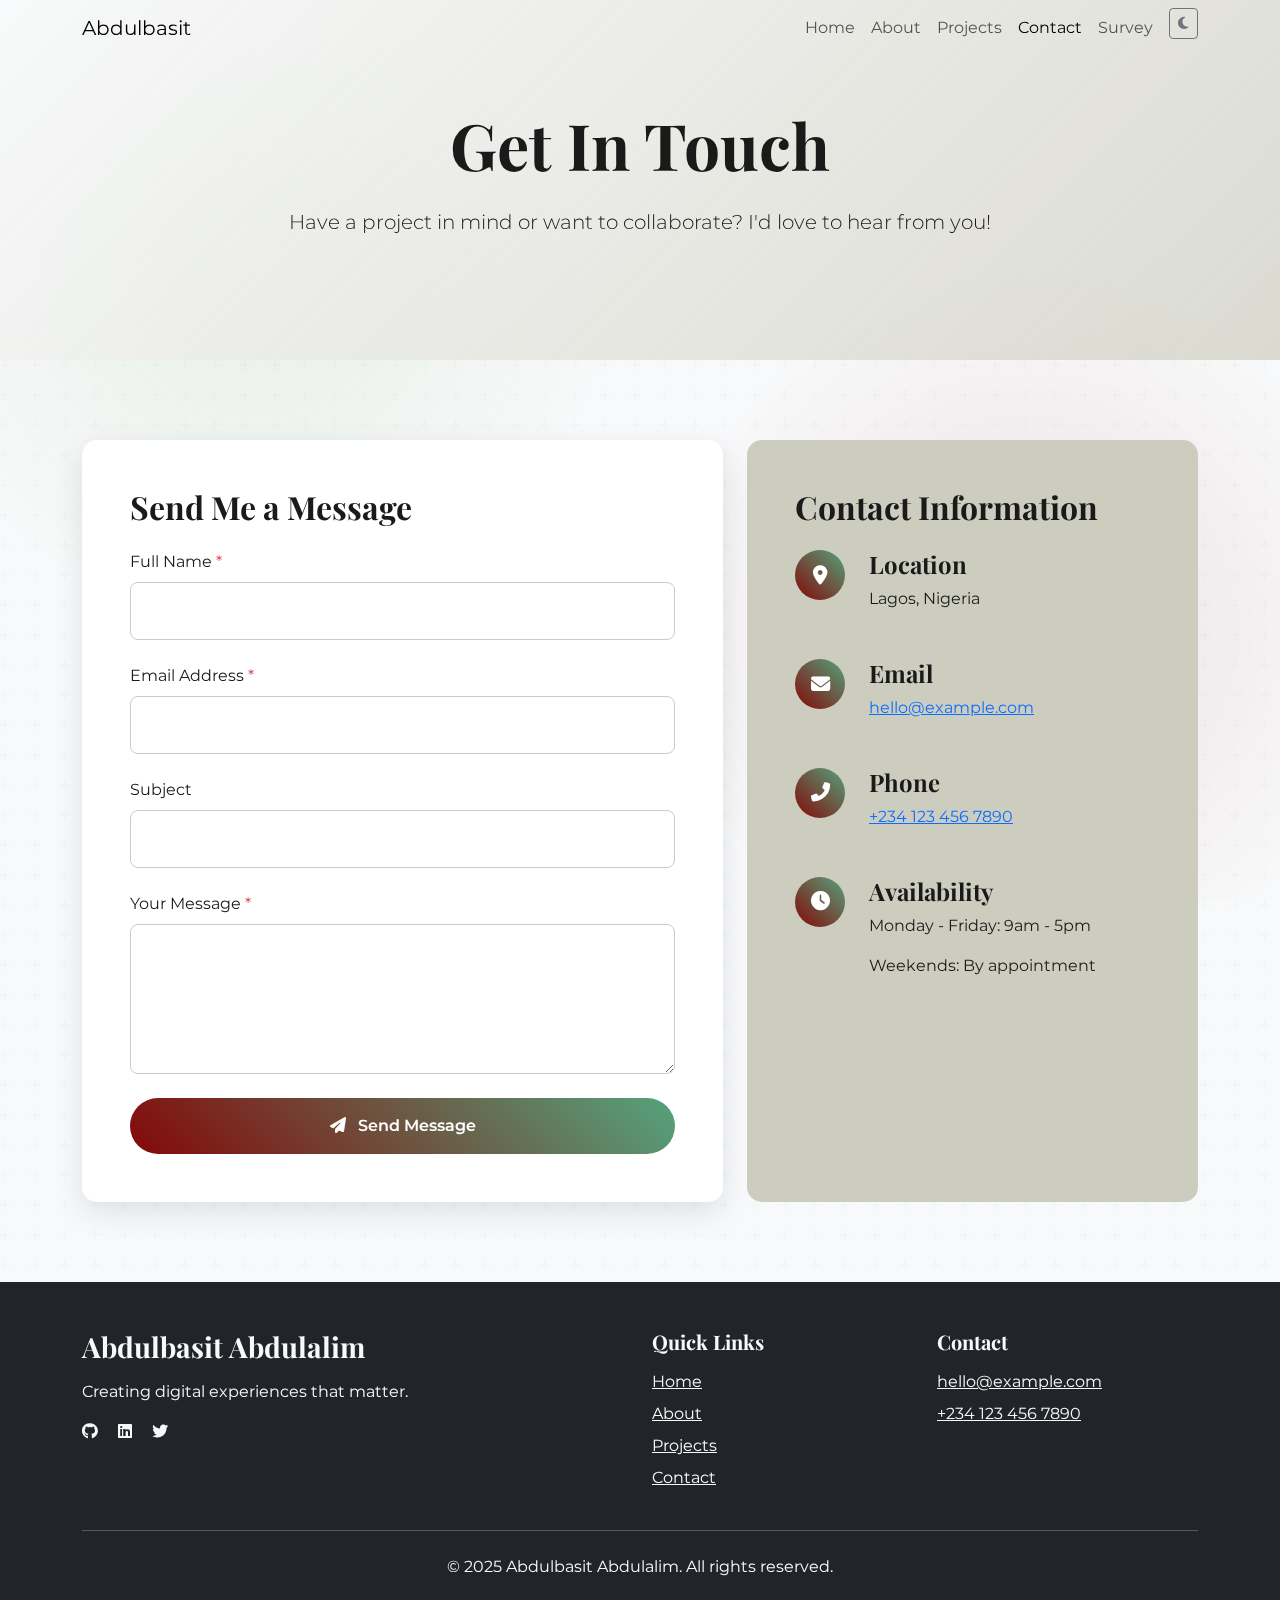
<file: contact.html>
<!DOCTYPE html>
<html lang="en">
<head>
    <meta charset="UTF-8">
    <meta name="viewport" content="width=device-width, initial-scale=1.0">
    <title>Contact | Abdulbasit Abdulalim</title>
    <!-- Bootstrap 5 -->
    <link href="https://cdn.jsdelivr.net/npm/bootstrap@5.3.0-alpha1/dist/css/bootstrap.min.css" rel="stylesheet">
    <!-- Font Awesome -->
    <link rel="stylesheet" href="https://cdnjs.cloudflare.com/ajax/libs/font-awesome/6.4.0/css/all.min.css">
    <!-- Google Fonts -->
    <link href="https://fonts.googleapis.com/css2?family=Montserrat:wght@300;400;600;700;900&family=Playfair+Display:wght@400;700;900&display=swap" rel="stylesheet">
    <link rel="icon" href="images/about.ico">
    <style>
        :root {
            --primary: #840808;
            --secondary: #55A37C;
            --accent1: #506858;
            --accent2: #CDCDBF;
            --accent3: #68A04D;
            --dark: #1a1a1a;
            --light: #f8f9fa;
        }
        
        body {
            font-family: 'Montserrat', sans-serif;
            background-color: var(--light);
            color: var(--dark);
            overflow-x: hidden;
            position: relative;
        }
        
        body::before {
            content: "";
            position: fixed;
            top: 0;
            left: 0;
            width: 100%;
            height: 100%;
            background: radial-gradient(circle at 20% 30%, rgba(104, 160, 77, 0.1) 0%, transparent 30%), 
                        radial-gradient(circle at 80% 70%, rgba(132, 8, 8, 0.1) 0%, transparent 30%);
            z-index: -1;
            pointer-events: none;
        }
        
        h1, h2, h3, h4, h5, h6 {
            font-family: 'Playfair Display', serif;
            font-weight: 700;
        }
        
        /* Contact Page Specific Styles */
        .contact-hero {
            min-height: 40vh;
            display: flex;
            align-items: center;
            background: linear-gradient(135deg, rgba(248, 249, 250, 0.9) 0%, rgba(205, 205, 191, 0.7) 100%);
        }
        
        .contact-section {
            padding: 5rem 0;
            position: relative;
        }
        
        .contact-section::before {
            content: "";
            position: absolute;
            top: 0;
            left: 0;
            width: 100%;
            height: 100%;
            background: url("data:image/svg+xml,%3Csvg width='60' height='60' viewBox='0 0 60 60' xmlns='http://www.w3.org/2000/svg'%3E%3Cg fill='none' fill-rule='evenodd'%3E%3Cg fill='%2355A37C' fill-opacity='0.1'%3E%3Cpath d='M36 34v-4h-2v4h-4v2h4v4h2v-4h4v-2h-4zm0-30V0h-2v4h-4v2h4v4h2V6h4V4h-4zM6 34v-4H4v4H0v2h4v4h2v-4h4v-2H6zM6 4V0H4v4H0v2h4v4h2V6h4V4H6z'/%3E%3C/g%3E%3C/g%3E%3C/svg%3E");
            z-index: -1;
            opacity: 0.3;
        }
        
        .contact-form {
            background-color: white;
            padding: 3rem;
            border-radius: 15px;
            box-shadow: 0 10px 30px rgba(0, 0, 0, 0.1);
        }
        
        .form-control {
            border: 1px solid var(--accent2);
            padding: 1rem;
            border-radius: 8px;
            margin-bottom: 1.5rem;
        }
        
        .form-control:focus {
            border-color: var(--primary);
            box-shadow: 0 0 0 0.25rem rgba(132, 8, 8, 0.25);
        }
        
        textarea.form-control {
            min-height: 150px;
        }
        
        .submit-btn {
            background: linear-gradient(45deg, var(--primary), var(--secondary));
            color: white;
            border: none;
            padding: 1rem 2rem;
            font-weight: 600;
            border-radius: 50px;
            transition: all 0.3s ease;
            width: 100%;
        }
        
        .submit-btn:hover {
            transform: translateY(-3px);
            box-shadow: 0 10px 20px rgba(132, 8, 8, 0.2);
        }
        
        .contact-info {
            background-color: var(--accent2);
            padding: 3rem;
            border-radius: 15px;
            height: 100%;
        }
        
        .contact-item {
            display: flex;
            align-items: flex-start;
            gap: 1.5rem;
            margin-bottom: 2rem;
        }
        
        .contact-icon {
            width: 50px;
            height: 50px;
            background: linear-gradient(45deg, var(--primary), var(--secondary));
            color: white;
            border-radius: 50%;
            display: flex;
            align-items: center;
            justify-content: center;
            font-size: 1.2rem;
            flex-shrink: 0;
        }
        
        .error-message {
            color: #dc3545;
            font-size: 0.875rem;
            margin-top: -1rem;
            margin-bottom: 1rem;
            display: none;
        }
        
        .form-group {
            position: relative;
        }
        
        .form-group.invalid .error-message {
            display: block;
        }
        
        .form-group.invalid .form-control {
            border-color: #dc3545;
        }
        
        /* Dark Mode Styles */
        .dark-mode {
            background-color: var(--dark);
            color: var(--light);
        }
        
        .dark-mode .contact-form,
        .dark-mode .contact-info {
            background-color: rgba(26, 26, 26, 0.9);
        }
        
        .dark-mode .form-control {
            background-color: #333;
            border-color: #444;
            color: white;
        }
        
        .dark-mode .form-control:focus {
            background-color: #333;
            color: white;
        }
    </style>
</head>
<body>
    <!-- Navbar -->
    <nav class="navbar navbar-expand-lg navbar-light fixed-top">
        <div class="container">
            <a class="navbar-brand" href="index.html">Abdulbasit</a>
            <button class="navbar-toggler" type="button" data-bs-toggle="collapse" data-bs-target="#navbarNav">
                <span class="navbar-toggler-icon"></span>
            </button>
            <div class="collapse navbar-collapse" id="navbarNav">
                <ul class="navbar-nav ms-auto">
                    <li class="nav-item">
                        <a class="nav-link" href="index.html">Home</a>
                    </li>
                    <li class="nav-item">
                        <a class="nav-link" href="about.html">About</a>
                    </li>
                    <li class="nav-item">
                        <a class="nav-link" href="projects.html">Projects</a>
                    </li>
                    <li class="nav-item">
                        <a class="nav-link active" href="contact.html">Contact</a>
                    </li>
                    <li class="nav-item">
                        <a class="nav-link" href="survey.html">Survey</a>
                    </li>
                    <li class="nav-item">
                        <button id="theme-toggle" class="btn btn-sm btn-outline-secondary ms-2">
                            <i class="fas fa-moon"></i>
                        </button>
                    </li>
                </ul>
            </div>
        </div>
    </nav>

    <!-- Hero Section -->
    <section class="contact-hero">
        <div class="container">
            <div class="row align-items-center">
                <div class="col-lg-8 mx-auto text-center">
                    <h1 class="display-3 fw-bold mb-4">Get In Touch</h1>
                    <p class="lead">Have a project in mind or want to collaborate? I'd love to hear from you!</p>
                </div>
            </div>
        </div>
    </section>

    <!-- Contact Section -->
    <section class="contact-section">
        <div class="container">
            <div class="row g-4">
                <div class="col-lg-7">
                    <div class="contact-form">
                        <h2 class="mb-4">Send Me a Message</h2>
                        <form id="contactForm" novalidate>
                            <div class="form-group">
                                <label for="name" class="form-label">Full Name <span class="text-danger">*</span></label>
                                <input type="text" class="form-control" id="name" name="name" required>
                                <div class="error-message" id="nameError">Please enter your name</div>
                            </div>
                            
                            <div class="form-group">
                                <label for="email" class="form-label">Email Address <span class="text-danger">*</span></label>
                                <input type="email" class="form-control" id="email" name="email" required>
                                <div class="error-message" id="emailError">Please enter a valid email address</div>
                            </div>
                            
                            <div class="form-group">
                                <label for="subject" class="form-label">Subject</label>
                                <input type="text" class="form-control" id="subject" name="subject">
                            </div>
                            
                            <div class="form-group">
                                <label for="message" class="form-label">Your Message <span class="text-danger">*</span></label>
                                <textarea class="form-control" id="message" name="message" required></textarea>
                                <div class="error-message" id="messageError">Please enter your message</div>
                            </div>
                            
                            <button type="submit" class="submit-btn">
                                <i class="fas fa-paper-plane me-2"></i> Send Message
                            </button>
                        </form>
                    </div>
                </div>
                
                <div class="col-lg-5">
                    <div class="contact-info">
                        <h2 class="mb-4">Contact Information</h2>
                        
                        <div class="contact-item">
                            <div class="contact-icon">
                                <i class="fas fa-map-marker-alt"></i>
                            </div>
                            <div>
                                <h4>Location</h4>
                                <p>Lagos, Nigeria</p>
                            </div>
                        </div>
                        
                        <div class="contact-item">
                            <div class="contact-icon">
                                <i class="fas fa-envelope"></i>
                            </div>
                            <div>
                                <h4>Email</h4>
                                <p><a href="mailto:hello@example.com">hello@example.com</a></p>
                            </div>
                        </div>
                        
                        <div class="contact-item">
                            <div class="contact-icon">
                                <i class="fas fa-phone-alt"></i>
                            </div>
                            <div>
                                <h4>Phone</h4>
                                <p><a href="tel:+2341234567890">+234 123 456 7890</a></p>
                            </div>
                        </div>
                        
                        <div class="contact-item">
                            <div class="contact-icon">
                                <i class="fas fa-clock"></i>
                            </div>
                            <div>
                                <h4>Availability</h4>
                                <p>Monday - Friday: 9am - 5pm</p>
                                <p>Weekends: By appointment</p>
                            </div>
                        </div>
                    </div>
                </div>
            </div>
        </div>
    </section>

    <!-- Footer -->
    <footer class="bg-dark text-light py-5">
        <div class="container">
            <div class="row">
                <div class="col-md-6">
                    <h3 class="mb-3">Abdulbasit Abdulalim</h3>
                    <p>Creating digital experiences that matter.</p>
                    <div class="social-links mt-3">
                        <a href="#" class="text-light me-3"><i class="fab fa-github"></i></a>
                        <a href="#" class="text-light me-3"><i class="fab fa-linkedin"></i></a>
                        <a href="#" class="text-light me-3"><i class="fab fa-twitter"></i></a>
                    </div>
                </div>
                <div class="col-md-3">
                    <h5 class="mb-3">Quick Links</h5>
                    <ul class="list-unstyled">
                        <li class="mb-2"><a href="index.html" class="text-light">Home</a></li>
                        <li class="mb-2"><a href="about.html" class="text-light">About</a></li>
                        <li class="mb-2"><a href="projects.html" class="text-light">Projects</a></li>
                        <li class="mb-2"><a href="contact.html" class="text-light">Contact</a></li>
                    </ul>
                </div>
                <div class="col-md-3">
                    <h5 class="mb-3">Contact</h5>
                    <ul class="list-unstyled">
                        <li class="mb-2"><a href="mailto:hello@example.com" class="text-light">hello@example.com</a></li>
                        <li class="mb-2"><a href="tel:+2341234567890" class="text-light">+234 123 456 7890</a></li>
                    </ul>
                </div>
            </div>
            <hr class="my-4">
            <div class="text-center">
                <p>&copy; 2025 Abdulbasit Abdulalim. All rights reserved.</p>
            </div>
        </div>
    </footer>

    <!-- Bootstrap JS -->
    <script src="https://cdn.jsdelivr.net/npm/bootstrap@5.3.0-alpha1/dist/js/bootstrap.bundle.min.js"></script>
    <!-- Custom JS -->
    <script>
        // Form Validation
        document.getElementById('contactForm').addEventListener('submit', function(e) {
            e.preventDefault();
            
            // Reset form state
            const formGroups = document.querySelectorAll('.form-group');
            formGroups.forEach(group => group.classList.remove('invalid'));
            
            let isValid = true;
            
            // Validate Name
            const nameInput = document.getElementById('name');
            if (!nameInput.value.trim()) {
                document.getElementById('nameError').textContent = 'Please enter your name';
                nameInput.closest('.form-group').classList.add('invalid');
                isValid = false;
            }
            
            // Validate Email
            const emailInput = document.getElementById('email');
            const emailRegex = /^[^\s@]+@[^\s@]+\.[^\s@]+$/;
            if (!emailInput.value.trim()) {
                document.getElementById('emailError').textContent = 'Please enter your email';
                emailInput.closest('.form-group').classList.add('invalid');
                isValid = false;
            } else if (!emailRegex.test(emailInput.value)) {
                document.getElementById('emailError').textContent = 'Please enter a valid email address';
                emailInput.closest('.form-group').classList.add('invalid');
                isValid = false;
            }
            
            // Validate Message
            const messageInput = document.getElementById('message');
            if (!messageInput.value.trim()) {
                document.getElementById('messageError').textContent = 'Please enter your message';
                messageInput.closest('.form-group').classList.add('invalid');
                isValid = false;
            }
            
            // If form is valid, submit it
            if (isValid) {
                // Here you would typically send the form data to a server
                alert('Thank you for your message! I will get back to you soon.');
                this.reset();
            }
        });
        
        // Real-time validation
        document.getElementById('name').addEventListener('input', function() {
            if (this.value.trim()) {
                this.closest('.form-group').classList.remove('invalid');
            }
        });
        
        document.getElementById('email').addEventListener('input', function() {
            const emailRegex = /^[^\s@]+@[^\s@]+\.[^\s@]+$/;
            if (this.value.trim() && emailRegex.test(this.value)) {
                this.closest('.form-group').classList.remove('invalid');
            }
        });
        
        document.getElementById('message').addEventListener('input', function() {
            if (this.value.trim()) {
                this.closest('.form-group').classList.remove('invalid');
            }
        });

        // Dark Mode Toggle
        document.getElementById('theme-toggle').addEventListener('click', function() {
            document.body.classList.toggle('dark-mode');
            
            // Change icon
            const icon = this.querySelector('i');
            if (document.body.classList.contains('dark-mode')) {
                icon.classList.remove('fa-moon');
                icon.classList.add('fa-sun');
                localStorage.setItem('theme', 'dark');
            } else {
                icon.classList.remove('fa-sun');
                icon.classList.add('fa-moon');
                localStorage.setItem('theme', 'light');
            }
        });

        // Check for saved theme preference
        if (localStorage.getItem('theme') === 'dark') {
            document.body.classList.add('dark-mode');
            const icon = document.querySelector('#theme-toggle i');
            icon.classList.remove('fa-moon');
            icon.classList.add('fa-sun');
        }

        // Navbar scroll effect
        window.addEventListener('scroll', function() {
            const navbar = document.querySelector('.navbar');
            if (window.scrollY > 50) {
                navbar.style.padding = '0.5rem 2rem';
                navbar.style.boxShadow = '0 2px 20px rgba(0, 0, 0, 0.1)';
            } else {
                navbar.style.padding = '1rem 2rem';
                navbar.style.boxShadow = '0 2px 30px rgba(0, 0, 0, 0.1)';
            }
        });
    </script>
</body>
</html>
</file>
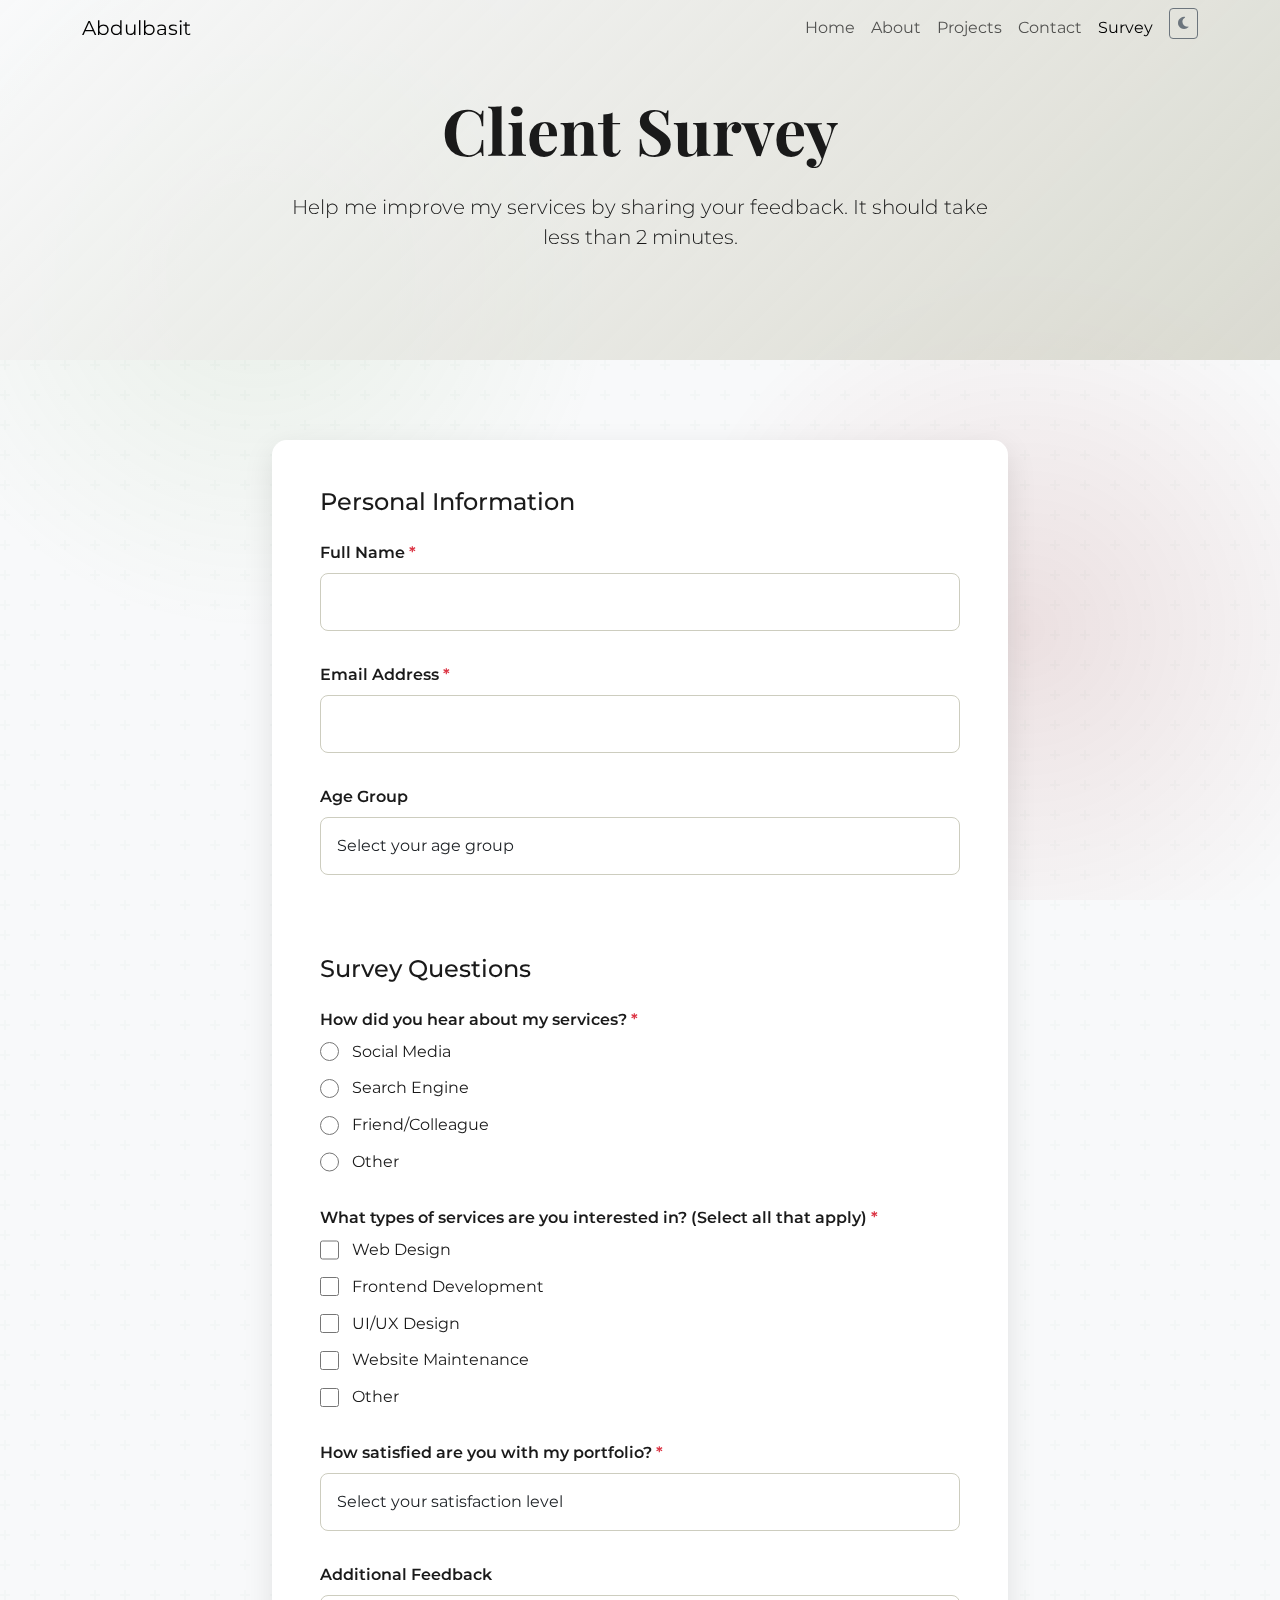
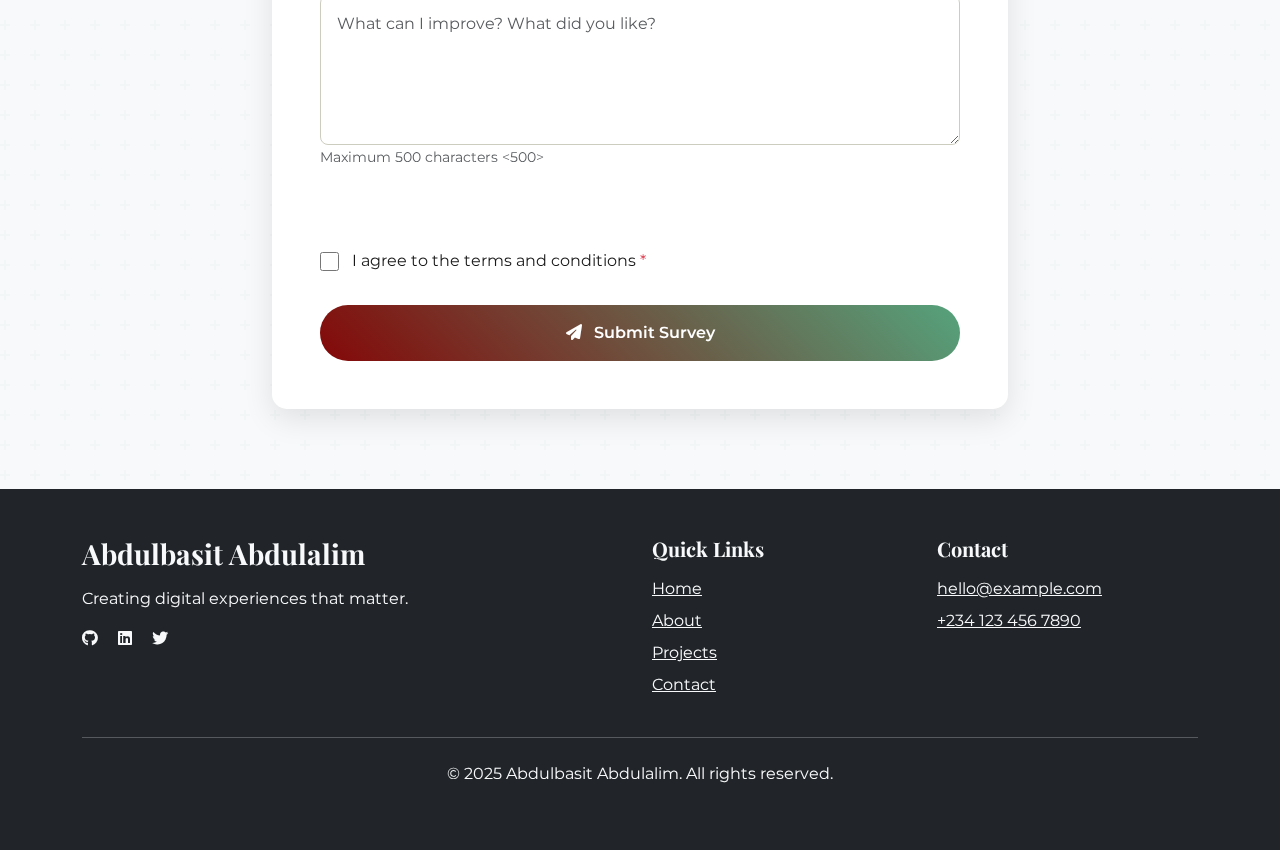
<file: survey.html>
<!DOCTYPE html>
<html lang="en">
<head>
    <meta charset="UTF-8">
    <meta name="viewport" content="width=device-width, initial-scale=1.0">
    <title>Survey | Abdulbasit Abdulalim</title>
    <!-- Bootstrap 5 -->
    <link href="https://cdn.jsdelivr.net/npm/bootstrap@5.3.0-alpha1/dist/css/bootstrap.min.css" rel="stylesheet">
    <!-- Font Awesome -->
    <link rel="stylesheet" href="https://cdnjs.cloudflare.com/ajax/libs/font-awesome/6.4.0/css/all.min.css">
    <!-- Google Fonts -->
    <link href="https://fonts.googleapis.com/css2?family=Montserrat:wght@300;400;600;700;900&family=Playfair+Display:wght@400;700;900&display=swap" rel="stylesheet">
    <link rel="icon" href="images/about.ico">
    <style>
        :root {
            --primary: #840808;
            --secondary: #55A37C;
            --accent1: #506858;
            --accent2: #CDCDBF;
            --accent3: #68A04D;
            --dark: #1a1a1a;
            --light: #f8f9fa;
        }
        
        body {
            font-family: 'Montserrat', sans-serif;
            background-color: var(--light);
            color: var(--dark);
            overflow-x: hidden;
            position: relative;
        }
        
        body::before {
            content: "";
            position: fixed;
            top: 0;
            left: 0;
            width: 100%;
            height: 100%;
            background: radial-gradient(circle at 20% 30%, rgba(104, 160, 77, 0.1) 0%, transparent 30%), 
                        radial-gradient(circle at 80% 70%, rgba(132, 8, 8, 0.1) 0%, transparent 30%);
            z-index: -1;
            pointer-events: none;
        }
        
        h1, h2, h3, h4, h5, h6 {
            font-family: 'Playfair Display', serif;
            font-weight: 700;
        }
        
        /* Survey Page Specific Styles */
        .survey-hero {
            min-height: 40vh;
            display: flex;
            align-items: center;
            background: linear-gradient(135deg, rgba(248, 249, 250, 0.9) 0%, rgba(205, 205, 191, 0.7) 100%);
        }
        
        .survey-section {
            padding: 5rem 0;
            position: relative;
        }
        
        .survey-section::before {
            content: "";
            position: absolute;
            top: 0;
            left: 0;
            width: 100%;
            height: 100%;
            background: url("data:image/svg+xml,%3Csvg width='60' height='60' viewBox='0 0 60 60' xmlns='http://www.w3.org/2000/svg'%3E%3Cg fill='none' fill-rule='evenodd'%3E%3Cg fill='%2355A37C' fill-opacity='0.1'%3E%3Cpath d='M36 34v-4h-2v4h-4v2h4v4h2v-4h4v-2h-4zm0-30V0h-2v4h-4v2h4v4h2V6h4V4h-4zM6 34v-4H4v4H0v2h4v4h2v-4h4v-2H6zM6 4V0H4v4H0v2h4v4h2V6h4V4H6z'/%3E%3C/g%3E%3C/g%3E%3C/svg%3E");
            z-index: -1;
            opacity: 0.3;
        }
        
        .survey-form {
            background-color: white;
            padding: 3rem;
            border-radius: 15px;
            box-shadow: 0 10px 30px rgba(0, 0, 0, 0.1);
        }
        
        .form-group {
            margin-bottom: 2rem;
        }
        
        .form-label {
            font-weight: 600;
            margin-bottom: 0.5rem;
            display: block;
        }
        
        .required-field::after {
            content: " *";
            color: #dc3545;
        }
        
        .form-control {
            border: 1px solid var(--accent2);
            padding: 1rem;
            border-radius: 8px;
            width: 100%;
        }
        
        textarea.form-control {
            min-height: 150px;
        }
        
        .form-control:focus {
            border-color: var(--primary);
            box-shadow: 0 0 0 0.25rem rgba(132, 8, 8, 0.25);
        }
        
        .radio-group, .checkbox-group {
            display: flex;
            flex-direction: column;
            gap: 0.8rem;
        }
        
        .radio-option, .checkbox-option {
            display: flex;
            align-items: center;
            gap: 0.8rem;
        }
        
        .radio-option input, .checkbox-option input {
            width: 1.2rem;
            height: 1.2rem;
        }
        
        .submit-btn {
            background: linear-gradient(45deg, var(--primary), var(--secondary));
            color: white;
            border: none;
            padding: 1rem 2rem;
            font-weight: 600;
            border-radius: 50px;
            transition: all 0.3s ease;
            width: 100%;
            cursor: pointer;
        }
        
        .submit-btn:hover {
            transform: translateY(-3px);
            box-shadow: 0 10px 20px rgba(132, 8, 8, 0.2);
        }
        
        .error-message {
            color: #dc3545;
            font-size: 0.875rem;
            margin-top: 0.5rem;
            display: none;
        }
        
        .form-group.invalid .error-message {
            display: block;
        }
        
        .form-group.invalid .form-control,
        .form-group.invalid .radio-group,
        .form-group.invalid .checkbox-group {
            border-color: #dc3545;
        }
        
        /* Dark Mode Styles */
        .dark-mode {
            background-color: var(--dark);
            color: var(--light);
        }
        
        .dark-mode .survey-form {
            background-color: rgba(26, 26, 26, 0.9);
        }
        
        .dark-mode .form-control {
            background-color: #333;
            border-color: #444;
            color: white;
        }
        
        .dark-mode .form-control:focus {
            background-color: #333;
            color: white;
        }
    </style>
</head>
<body>
    <!-- Navbar -->
    <nav class="navbar navbar-expand-lg navbar-light fixed-top">
        <div class="container">
            <a class="navbar-brand" href="index.html">Abdulbasit</a>
            <button class="navbar-toggler" type="button" data-bs-toggle="collapse" data-bs-target="#navbarNav">
                <span class="navbar-toggler-icon"></span>
            </button>
            <div class="collapse navbar-collapse" id="navbarNav">
                <ul class="navbar-nav ms-auto">
                    <li class="nav-item">
                        <a class="nav-link" href="index.html">Home</a>
                    </li>
                    <li class="nav-item">
                        <a class="nav-link" href="about.html">About</a>
                    </li>
                    <li class="nav-item">
                        <a class="nav-link" href="projects.html">Projects</a>
                    </li>
                    <li class="nav-item">
                        <a class="nav-link" href="contact.html">Contact</a>
                    </li>
                    <li class="nav-item">
                        <a class="nav-link active" href="survey.html">Survey</a>
                    </li>
                    <li class="nav-item">
                        <button id="theme-toggle" class="btn btn-sm btn-outline-secondary ms-2">
                            <i class="fas fa-moon"></i>
                        </button>
                    </li>
                </ul>
            </div>
        </div>
    </nav>

    <!-- Hero Section -->
    <section class="survey-hero">
        <div class="container">
            <div class="row align-items-center">
                <div class="col-lg-8 mx-auto text-center">
                    <h1 class="display-3 fw-bold mb-4">Client Survey</h1>
                    <p class="lead">Help me improve my services by sharing your feedback. It should take less than 2 minutes.</p>
                </div>
            </div>
        </div>
    </section>

    <!-- Survey Section -->
    <section class="survey-section">
        <div class="container">
            <div class="row justify-content-center">
                <div class="col-lg-8">
                    <div class="survey-form">
                        <form id="surveyForm" novalidate>
                            <!-- Personal Information -->
                            <fieldset class="mb-5">
                                <legend class="h4 mb-4">Personal Information</legend>
                                
                                <div class="form-group">
                                    <label for="fullName" class="form-label required-field">Full Name</label>
                                    <input type="text" class="form-control" id="fullName" name="fullName" required>
                                    <div class="error-message" id="nameError">Please enter your full name</div>
                                </div>
                                
                                <div class="form-group">
                                    <label for="email" class="form-label required-field">Email Address</label>
                                    <input type="email" class="form-control" id="email" name="email" required>
                                    <div class="error-message" id="emailError">Please enter a valid email address</div>
                                </div>
                                
                                <div class="form-group">
                                    <label for="age" class="form-label">Age Group</label>
                                    <select class="form-control" id="age" name="age">
                                        <option value="">Select your age group</option>
                                        <option value="18-24">18-24 years</option>
                                        <option value="25-34">25-34 years</option>
                                        <option value="35-44">35-44 years</option>
                                        <option value="45-54">45-54 years</option>
                                        <option value="55+">55+ years</option>
                                    </select>
                                </div>
                            </fieldset>
                            
                            <!-- Survey Questions -->
                            <fieldset class="mb-5">
                                <legend class="h4 mb-4">Survey Questions</legend>
                                
                                <div class="form-group">
                                    <p class="form-label required-field">How did you hear about my services?</p>
                                    <div class="radio-group" id="hearAboutGroup">
                                        <div class="radio-option">
                                            <input type="radio" id="hearAbout1" name="hearAbout" value="Social Media" required>
                                            <label for="hearAbout1">Social Media</label>
                                        </div>
                                        <div class="radio-option">
                                            <input type="radio" id="hearAbout2" name="hearAbout" value="Search Engine">
                                            <label for="hearAbout2">Search Engine</label>
                                        </div>
                                        <div class="radio-option">
                                            <input type="radio" id="hearAbout3" name="hearAbout" value="Friend/Colleague">
                                            <label for="hearAbout3">Friend/Colleague</label>
                                        </div>
                                        <div class="radio-option">
                                            <input type="radio" id="hearAbout4" name="hearAbout" value="Other">
                                            <label for="hearAbout4">Other</label>
                                        </div>
                                    </div>
                                    <div class="error-message" id="hearAboutError">Please select an option</div>
                                </div>
                                
                                <div class="form-group">
                                    <p class="form-label required-field">What types of services are you interested in? (Select all that apply)</p>
                                    <div class="checkbox-group" id="servicesGroup">
                                        <div class="checkbox-option">
                                            <input type="checkbox" id="service1" name="services" value="Web Design">
                                            <label for="service1">Web Design</label>
                                        </div>
                                        <div class="checkbox-option">
                                            <input type="checkbox" id="service2" name="services" value="Frontend Development">
                                            <label for="service2">Frontend Development</label>
                                        </div>
                                        <div class="checkbox-option">
                                            <input type="checkbox" id="service3" name="services" value="UI/UX Design">
                                            <label for="service3">UI/UX Design</label>
                                        </div>
                                        <div class="checkbox-option">
                                            <input type="checkbox" id="service4" name="services" value="Website Maintenance">
                                            <label for="service4">Website Maintenance</label>
                                        </div>
                                        <div class="checkbox-option">
                                            <input type="checkbox" id="service5" name="services" value="Other">
                                            <label for="service5">Other</label>
                                        </div>
                                    </div>
                                    <div class="error-message" id="servicesError">Please select at least one option</div>
                                </div>
                                
                                <div class="form-group">
                                    <label for="satisfaction" class="form-label required-field">How satisfied are you with my portfolio?</label>
                                    <select class="form-control" id="satisfaction" name="satisfaction" required>
                                        <option value="">Select your satisfaction level</option>
                                        <option value="5">Very Satisfied</option>
                                        <option value="4">Satisfied</option>
                                        <option value="3">Neutral</option>
                                        <option value="2">Dissatisfied</option>
                                        <option value="1">Very Dissatisfied</option>
                                    </select>
                                    <div class="error-message" id="satisfactionError">Please select your satisfaction level</div>
                                </div>
                                
                                <div class="form-group">
                                    <label for="feedback" class="form-label">Additional Feedback</label>
                                    <textarea class="form-control" id="feedback" name="feedback" placeholder="What can I improve? What did you like?"></textarea>
                                    <small class="text-muted">Maximum 500 characters &lt;500&gt;</small>
                                </div>
                            </fieldset>
                            
                            <!-- Terms and Submit -->
                            <div class="form-group">
                                <div class="checkbox-option">
                                    <input type="checkbox" id="agreeTerms" name="agreeTerms" required>
                                    <label for="agreeTerms" class="required-field">I agree to the terms and conditions</label>
                                </div>
                                <div class="error-message" id="termsError">You must agree to the terms</div>
                            </div>
                            
                            <button type="submit" class="submit-btn">
                                <i class="fas fa-paper-plane me-2"></i> Submit Survey
                            </button>
                        </form>
                    </div>
                </div>
            </div>
        </div>
    </section>

    <!-- Footer -->
    <footer class="bg-dark text-light py-5">
        <div class="container">
            <div class="row">
                <div class="col-md-6">
                    <h3 class="mb-3">Abdulbasit Abdulalim</h3>
                    <p>Creating digital experiences that matter.</p>
                    <div class="social-links mt-3">
                        <a href="#" class="text-light me-3"><i class="fab fa-github"></i></a>
                        <a href="#" class="text-light me-3"><i class="fab fa-linkedin"></i></a>
                        <a href="#" class="text-light me-3"><i class="fab fa-twitter"></i></a>
                    </div>
                </div>
                <div class="col-md-3">
                    <h5 class="mb-3">Quick Links</h5>
                    <ul class="list-unstyled">
                        <li class="mb-2"><a href="index.html" class="text-light">Home</a></li>
                        <li class="mb-2"><a href="about.html" class="text-light">About</a></li>
                        <li class="mb-2"><a href="projects.html" class="text-light">Projects</a></li>
                        <li class="mb-2"><a href="contact.html" class="text-light">Contact</a></li>
                    </ul>
                </div>
                <div class="col-md-3">
                    <h5 class="mb-3">Contact</h5>
                    <ul class="list-unstyled">
                        <li class="mb-2"><a href="mailto:hello@example.com" class="text-light">hello@example.com</a></li>
                        <li class="mb-2"><a href="tel:+2341234567890" class="text-light">+234 123 456 7890</a></li>
                    </ul>
                </div>
            </div>
            <hr class="my-4">
            <div class="text-center">
                <p>&copy; 2025 Abdulbasit Abdulalim. All rights reserved.</p>
            </div>
        </div>
    </footer>

    <!-- Bootstrap JS -->
    <script src="https://cdn.jsdelivr.net/npm/bootstrap@5.3.0-alpha1/dist/js/bootstrap.bundle.min.js"></script>
    <!-- Custom JS -->
    <script>
        // Form Validation
        document.getElementById('surveyForm').addEventListener('submit', function(e) {
            e.preventDefault();
            
            // Reset form state
            const formGroups = document.querySelectorAll('.form-group');
            formGroups.forEach(group => group.classList.remove('invalid'));
            
            let isValid = true;
            
            // Validate Full Name
            const fullName = document.getElementById('fullName');
            if (!fullName.value.trim()) {
                document.getElementById('nameError').textContent = 'Please enter your full name';
                fullName.closest('.form-group').classList.add('invalid');
                isValid = false;
            }
            
            // Validate Email
            const email = document.getElementById('email');
            const emailRegex = /^[^\s@]+@[^\s@]+\.[^\s@]+$/;
            if (!email.value.trim()) {
                document.getElementById('emailError').textContent = 'Please enter your email';
                email.closest('.form-group').classList.add('invalid');
                isValid = false;
            } else if (!emailRegex.test(email.value)) {
                document.getElementById('emailError').textContent = 'Please enter a valid email address';
                email.closest('.form-group').classList.add('invalid');
                isValid = false;
            }
            
            // Validate Radio Buttons (How did you hear about us)
            const hearAboutSelected = document.querySelector('input[name="hearAbout"]:checked');
            if (!hearAboutSelected) {
                document.getElementById('hearAboutError').textContent = 'Please select an option';
                document.getElementById('hearAboutGroup').closest('.form-group').classList.add('invalid');
                isValid = false;
            }
            
            // Validate Checkboxes (Services interested in)
            const servicesSelected = document.querySelectorAll('input[name="services"]:checked');
            if (servicesSelected.length === 0) {
                document.getElementById('servicesError').textContent = 'Please select at least one option';
                document.getElementById('servicesGroup').closest('.form-group').classList.add('invalid');
                isValid = false;
            }
            
            // Validate Satisfaction
            const satisfaction = document.getElementById('satisfaction');
            if (!satisfaction.value) {
                document.getElementById('satisfactionError').textContent = 'Please select your satisfaction level';
                satisfaction.closest('.form-group').classList.add('invalid');
                isValid = false;
            }
            
            // Validate Terms Checkbox
            const agreeTerms = document.getElementById('agreeTerms');
            if (!agreeTerms.checked) {
                document.getElementById('termsError').textContent = 'You must agree to the terms';
                agreeTerms.closest('.form-group').classList.add('invalid');
                isValid = false;
            }
            
            // If form is valid, submit it
            if (isValid) {
                // Here you would typically send the form data to a server
                alert('Thank you for your feedback! Your survey has been submitted.');
                this.reset();
            }
        });
        
        // Real-time validation
        document.getElementById('fullName').addEventListener('input', function() {
            if (this.value.trim()) {
                this.closest('.form-group').classList.remove('invalid');
            }
        });
        
        document.getElementById('email').addEventListener('input', function() {
            const emailRegex = /^[^\s@]+@[^\s@]+\.[^\s@]+$/;
            if (this.value.trim() && emailRegex.test(this.value)) {
                this.closest('.form-group').classList.remove('invalid');
            }
        });
        
        document.querySelectorAll('input[name="hearAbout"]').forEach(radio => {
            radio.addEventListener('change', function() {
                if (document.querySelector('input[name="hearAbout"]:checked')) {
                    document.getElementById('hearAboutGroup').closest('.form-group').classList.remove('invalid');
                }
            });
        });
        
        document.querySelectorAll('input[name="services"]').forEach(checkbox => {
            checkbox.addEventListener('change', function() {
                if (document.querySelectorAll('input[name="services"]:checked').length > 0) {
                    document.getElementById('servicesGroup').closest('.form-group').classList.remove('invalid');
                }
            });
        });
        
        document.getElementById('satisfaction').addEventListener('change', function() {
            if (this.value) {
                this.closest('.form-group').classList.remove('invalid');
            }
        });
        
        document.getElementById('agreeTerms').addEventListener('change', function() {
            if (this.checked) {
                this.closest('.form-group').classList.remove('invalid');
            }
        });

        // Dark Mode Toggle
        document.getElementById('theme-toggle').addEventListener('click', function() {
            document.body.classList.toggle('dark-mode');
            
            // Change icon
            const icon = this.querySelector('i');
            if (document.body.classList.contains('dark-mode')) {
                icon.classList.remove('fa-moon');
                icon.classList.add('fa-sun');
                localStorage.setItem('theme', 'dark');
            } else {
                icon.classList.remove('fa-sun');
                icon.classList.add('fa-moon');
                localStorage.setItem('theme', 'light');
            }
        });

        // Check for saved theme preference
        if (localStorage.getItem('theme') === 'dark') {
            document.body.classList.add('dark-mode');
            const icon = document.querySelector('#theme-toggle i');
            icon.classList.remove('fa-moon');
            icon.classList.add('fa-sun');
        }

        // Navbar scroll effect
        window.addEventListener('scroll', function() {
            const navbar = document.querySelector('.navbar');
            if (window.scrollY > 50) {
                navbar.style.padding = '0.5rem 2rem';
                navbar.style.boxShadow = '0 2px 20px rgba(0, 0, 0, 0.1)';
            } else {
                navbar.style.padding = '1rem 2rem';
                navbar.style.boxShadow = '0 2px 30px rgba(0, 0, 0, 0.1)';
            }
        });
    </script>
</body>
</html>
</file>
